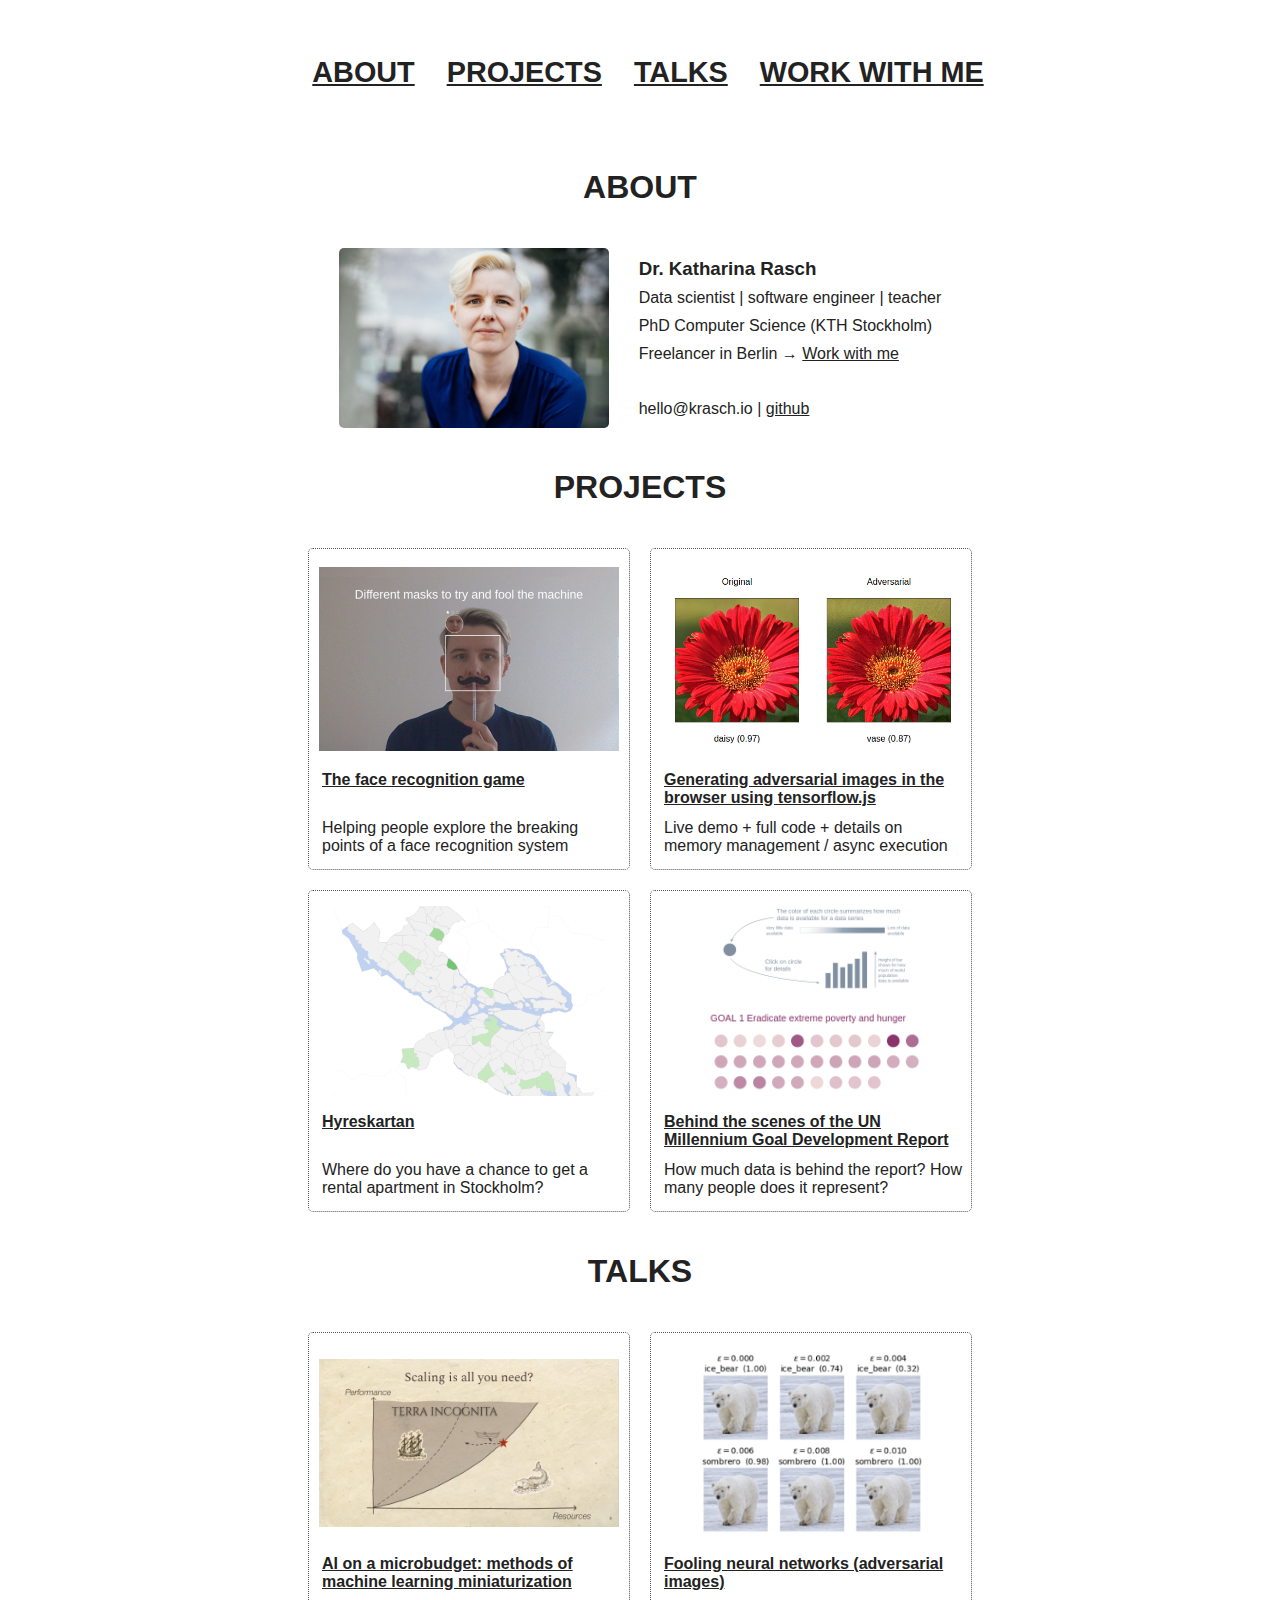
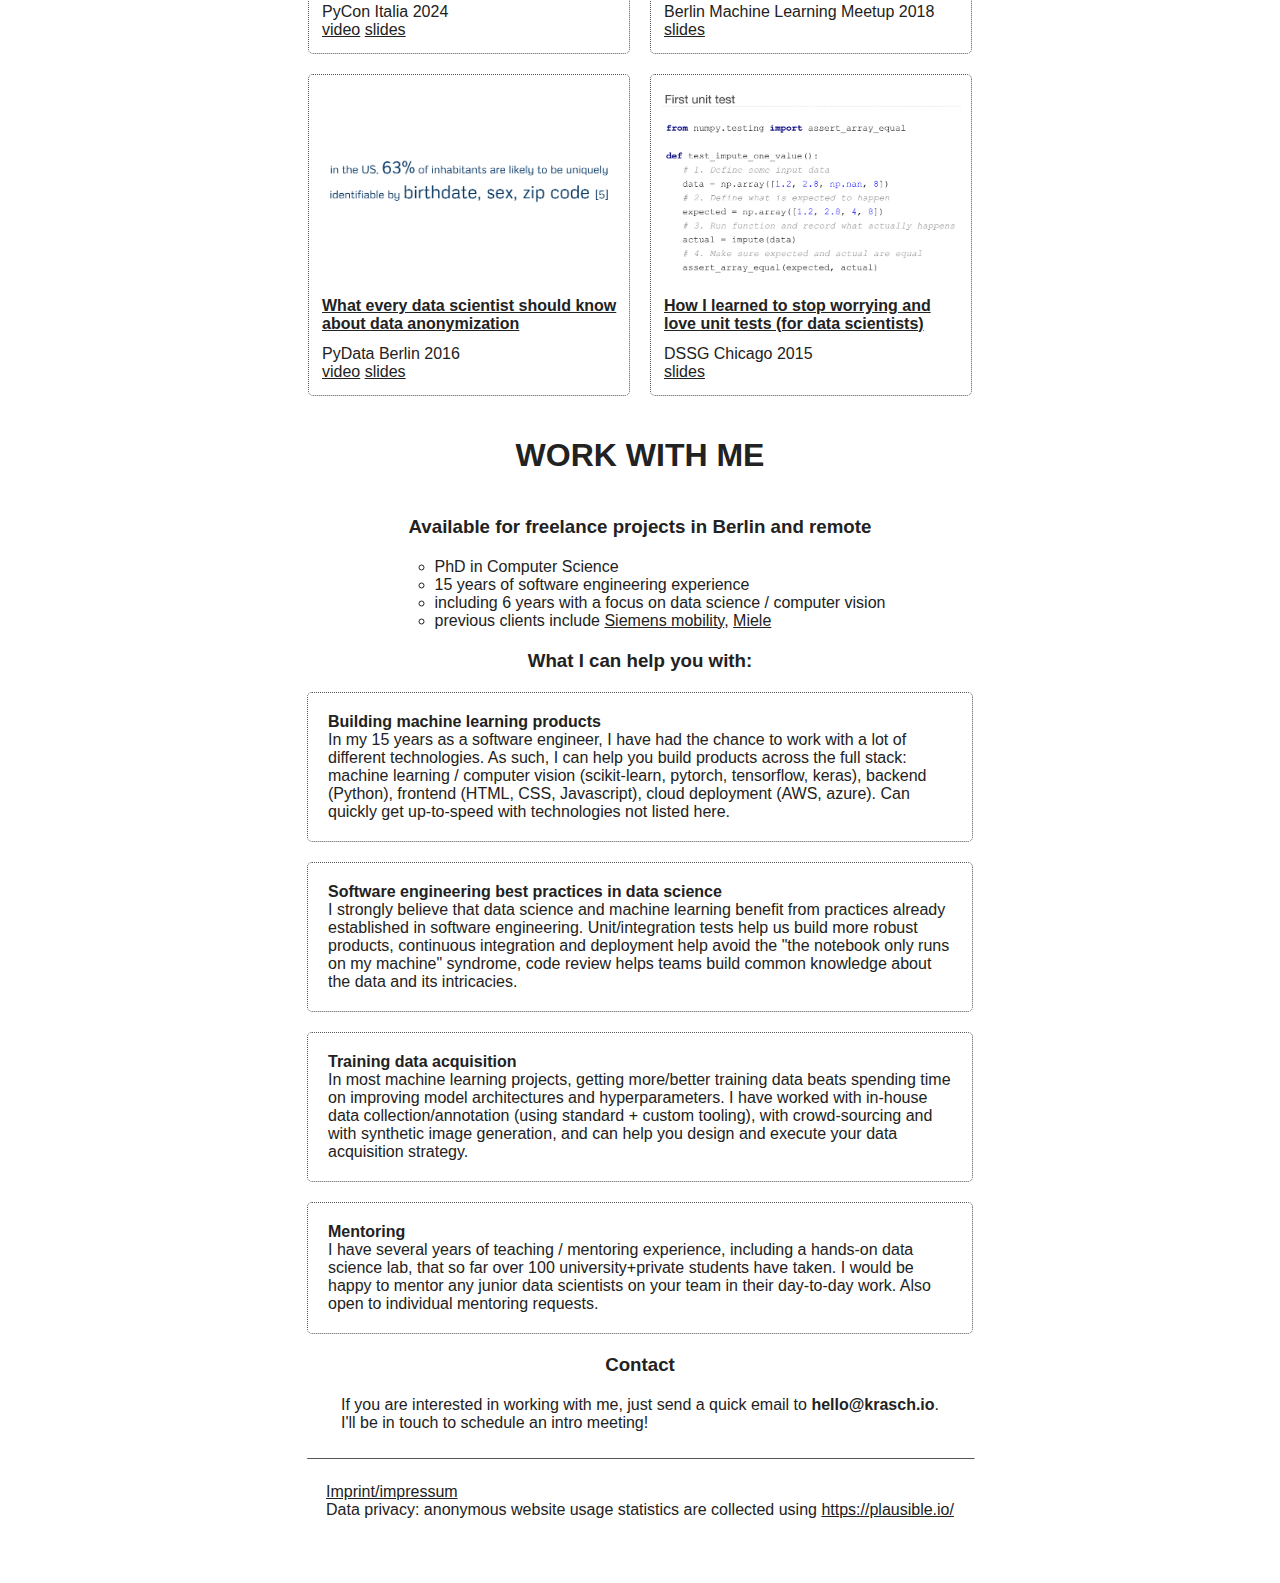
<file: index.html>
<!DOCTYPE html>
<html lang="en">
<head>
    <meta charset="utf-8"/>
    <meta name="viewport" content="width=device-width, initial-scale=1.0"/>

    <meta name="description"
          content="Data scientist | software engineer | teacher | Freelancer in Berlin -> Work with me"/>

    <meta name="twitter:card" content="summary_large_image"/>
    <meta name="twitter:site" content="@krasch_io"/>
    <meta name="twitter:creator" content="@krasch_io"/>
    <meta property="og:url" content="https://krasch.io/"/>
    <meta property="og:title" content="Dr. Katharina Rasch"/>
    <meta property="og:description"
          content="Data scientist | software engineer | teacher | Freelancer in Berlin -> Work with me"/>
    <meta property="og:image" content="https://krasch.io/screenshot.png"/>
    <meta property="twitter:image:alt" content="Screenshot of my personal website"/>


    <link rel="stylesheet" type="text/css" href="header.css">
    <link rel="stylesheet" type="text/css" href="layout.css">
    <link rel="stylesheet" type="text/css" href="style.css">
    <script async defer data-domain="krasch.io" src="https://plausible.io/js/plausible.js"></script>
    <title>Katharina Rasch - personal homepage</title>
</head>
<body>

<div id="header">
    <a href="#about"><h2>ABOUT</h2></a>
    <a href="#projects"><h2>PROJECTS</h2></a>
    <a href="#talks"><h2>TALKS</h2></a>
    <a href="#workwithme"><h2>WORK WITH ME</h2></a>
</div>

<div id="main">

    <div class="section">
        <span class="anchor" id="about"></span>
        <h1> ABOUT </h1>
        <div id="about-container">
            <img id="portrait" src="images/portrait-2528.jpg" alt="picture of myself"/>
            <div id="about-container-right">
                <h3>Dr. Katharina Rasch</h3>
                <div>Data scientist | software engineer | teacher</div>
                <div>PhD Computer Science (KTH Stockholm)</div>
                <div>Freelancer in Berlin &rarr; <a href="#workwithme">Work with me</a></div>
                <br/>
                <div>hello@krasch.io | <a href="https://github.com/krasch/" target="_blank" rel="noopener noreferrer">github</a>
                </div>
            </div>
        </div>
    </div>

    <div class="section">
        <span class="anchor" id="projects"></span>
        <h1> PROJECTS </h1>

        <div class="cell-container">
            <div class="cell">
                <a href="https://krasch.io/projects/face_recognition_game/" class="screenshot" target="_blank">
                    <img src="images/projects/face-recognition-game.png" alt="screenshot of face recognition game/"/>
                </a>
                <div class="title">
                    <a href="https://krasch.io/projects/face_recognition_game/" target="_blank">The face recognition game</a>
                    <br/> &nbsp;
                </div>
                <a href="https://krasch.io/projects/face_recognition_game/" class="subtitle" target="_blank">
                    Helping people explore the breaking points of a face recognition system
                </a>
            </div>

            <div class="cell">
                <a href="https://krasch.io/adversarial-tensorflowjs" class="screenshot" target="_blank">
                    <img src="images/projects/adversarial-tensorflowjs.png"
                         alt="screenshot of article on adversarial image generation"/>
                </a>

                <a href="https://krasch.io/adversarial-tensorflowjs" class="title" target="_blank">
                    Generating adversarial images in the browser using tensorflow.js
                </a>

                <a href="https://krasch.io/adversarial-tensorflowjs" class="subtitle" target="_blank">
                    Live demo + full code + details on memory management / async execution
                </a>
            </div>

            <div class="cell">
                <a href="https://krasch.io/hyreskartan" class="screenshot" target="_blank">
                    <img src="images/projects/hyreskartan.png"
                         alt="screenshot of article on hyreskartan data visualisation"/>
                </a>
                <div class="title">
                    <a href="https://krasch.io/hyreskartan" target="_blank">Hyreskartan</a>
                    <br/> &nbsp;
                </div>
                <a href="https://krasch.io/hyreskartan" target="_blank" class="subtitle">
                    Where do you have a chance to get a rental apartment in Stockholm?
                </a>
            </div>

            <div class="cell">
                <a href="http://un.krasch.io" class="screenshot" target="_blank">
                    <img src="images/projects/un.png" alt="screenshot of article on data visualisation for UN"/>
                </a>
                <a href="http://un.krasch.io" class="title" target="_blank">
                    Behind the scenes of the UN Millennium Goal Development Report
                </a>
                <a href="http://un.krasch.io" class="subtitle" target="_blank">
                    How much data is behind the report? How many people does it represent?
                </a>
            </div>
        </div>

    </div> <!-- projects -->

    <div class="section">
        <span class="anchor" id="talks"></span>
        <h1> TALKS </h1>

        <div class="cell-container">
            <div class="cell">
                <a href="https://raw.githubusercontent.com/krasch/presentations/master/2024_PyconItalia_AI-on-a-Microbudget.pdf"
                   target="_blank" rel="noopener noreferrer"
                   class="screenshot">
                    <img src="images/talks/scaling.png" alt="screenshot of talk on AI on a Microbudget"/>
                </a> 
                <a href="https://raw.githubusercontent.com/krasch/presentations/master/2024_PyconItalia_AI-on-a-Microbudget.pdf"
                   target="_blank" rel="noopener noreferrer"
                   class="title">
                    AI on a microbudget: methods of machine learning miniaturization
                </a>
                <div class="subtitle">PyCon Italia 2024 <br/>
                    <a href="https://www.youtube.com/watch?v=x_ul_U3Wz7U" target="_blank" rel="noopener noreferrer">video</a>
                    <a href="https://raw.githubusercontent.com/krasch/presentations/master/2024_PyconItalia_AI-on-a-Microbudget.pdf"
                       target="_blank" rel="noopener noreferrer">slides</a>
                </div>
            </div>

            <div class="cell">
                <a href="https://github.com/krasch/presentations/blob/master/adversarial.pdf" target="_blank"
                   rel="noopener noreferrer" class="screenshot">
                    <img src="images/talks/adversarial.png" alt="screenshot of talk on adversarial images"/>
                </a>
                <a href="https://github.com/krasch/presentations/blob/master/adversarial.pdf" class="title"
                   target="_blank" rel="noopener noreferrer">
                    Fooling neural networks (adversarial images)
                </a>
                <div class="subtitle">Berlin Machine Learning Meetup 2018<br/>
                    <a href="https://github.com/krasch/presentations/blob/master/adversarial.pdf" target="_blank"
                       rel="noopener noreferrer">slides</a>
                </div>
            </div>

            <div class="cell">
                <a href="https://github.com/krasch/presentations/blob/master/pydata_Berlin_2016.pdf" class="screenshot"
                   target="_blank" rel="noopener noreferrer">
                    <img src="images/talks/anonymization.png" alt="screenshot of talk on data anonymization"/>
                </a>
                <a href="https://github.com/krasch/presentations/blob/master/pydata_Berlin_2016.pdf" class="title"
                   target="_blank" rel="noopener noreferrer">
                    What every data scientist should know about data anonymization
                </a>
                <div class="subtitle">PyData Berlin 2016 <br/>
                    <a href="https://www.youtube.com/watch?v=O3hxp117EHs" target="_blank" rel="noopener noreferrer">video</a>
                    <a href="https://github.com/krasch/presentations/blob/master/pydata_Berlin_2016.pdf" target="_blank"
                       rel="noopener noreferrer">slides</a>
                </div>
            </div>

            <div class="cell">
                <a href="https://github.com/krasch/presentations/blob/master/unit_testing_data_science.pdf"
                   class="screenshot" target="_blank" rel="noopener noreferrer">
                    <img src="images/talks/testing.png" alt="screenshot of talk on unit testing"/>
                </a>
                <a href="https://github.com/krasch/presentations/blob/master/unit_testing_data_science.pdf"
                   target="_blank" rel="noopener noreferrer"
                   class="title">
                    How I learned to stop worrying and love unit tests (for data scientists)
                </a>
                <div class="subtitle">DSSG Chicago 2015 <br/>
                    <a href="https://github.com/krasch/presentations/blob/master/unit_testing_data_science.pdf"
                       target="_blank" rel="noopener noreferrer">slides</a>
                </div>
            </div>

        </div>
    </div> <!-- talks-->

    <div class="section">
        <span class="anchor" id="workwithme"></span>
        <h1> WORK WITH ME </h1>

        <h3>Available for freelance projects in Berlin and remote</h3>

        <ul>
            <li>PhD in Computer Science</li>
            <li>15 years of software engineering experience</li>
            <li>including 6 years with a focus on data science / computer vision</li>
            <li>previous clients include <a href="https://www.mobility.siemens.com" target="_blank"
                                            rel="noopener noreferrer">Siemens mobility</a>, <a
                    href="https://www.miele.de/" target="_blank" rel="noopener noreferrer">Miele</a></li>
        </ul>

        <h3>What I can help you with:</h3>

        <div class="service">
            <strong>Building machine learning products</strong>
            <div class="explanation">In my 15 years as a software engineer, I have
                had the chance to work with a lot of different technologies. As such, I can help you build products
                across
                the full stack: machine learning / computer vision (scikit-learn, pytorch, tensorflow, keras),
                backend (Python), frontend (HTML, CSS, Javascript), cloud deployment (AWS, azure).
                Can quickly get up-to-speed with technologies not listed here.
            </div>
        </div>

        <div class="service">
            <strong class="title">Software engineering best practices in data science</strong>
            <div class="explanation">
                I strongly believe that data science and machine learning benefit from
                practices already established in software engineering. Unit/integration tests help us build
                more robust products, continuous integration and deployment help avoid the "the notebook only runs
                on my machine" syndrome, code review helps teams build common knowledge about the data and
                its intricacies.
            </div>
        </div>

        <div class="service">
            <strong class="title">Training data acquisition</strong>
            <div class="explanation">In most machine learning projects, getting more/better training data beats
                spending time on improving model architectures and hyperparameters.
                I have worked with in-house data collection/annotation (using standard + custom tooling), with
                crowd-sourcing
                and with synthetic image generation, and can help you design and execute your data acquisition
                strategy.
            </div>
        </div>

        <div class="service">
            <strong class="title">Mentoring</strong>
            <div class="explanation">
                I have several years of teaching / mentoring experience, including a hands-on data science lab,
                that so far over 100 university+private students have taken. I would be happy to mentor
                any junior data scientists on your team in their day-to-day work. Also open to individual mentoring
                requests.
            </div>
        </div>

        <h3>Contact</h3>
        <div class="contact">If you are interested in working with me, just send a quick email to <strong>hello@krasch.io</strong>.<br/>
            I'll be in touch to schedule an intro meeting!<br/></div>


    </div> <!-- workwithme -->

    <br/>
    <hr/>
    <div class="section">
        <p>
            <a href="impressum.html">Imprint/impressum</a><br/>
            Data privacy: anonymous website usage statistics are collected using <a href="https://plausible.io/"
                                                                                    target="_blank"
                                                                                    rel="noopener noreferrer">https://plausible.io/</a>
        </p>
    </div>
</div>  <!-- main -->

</body>
</html>
</file>
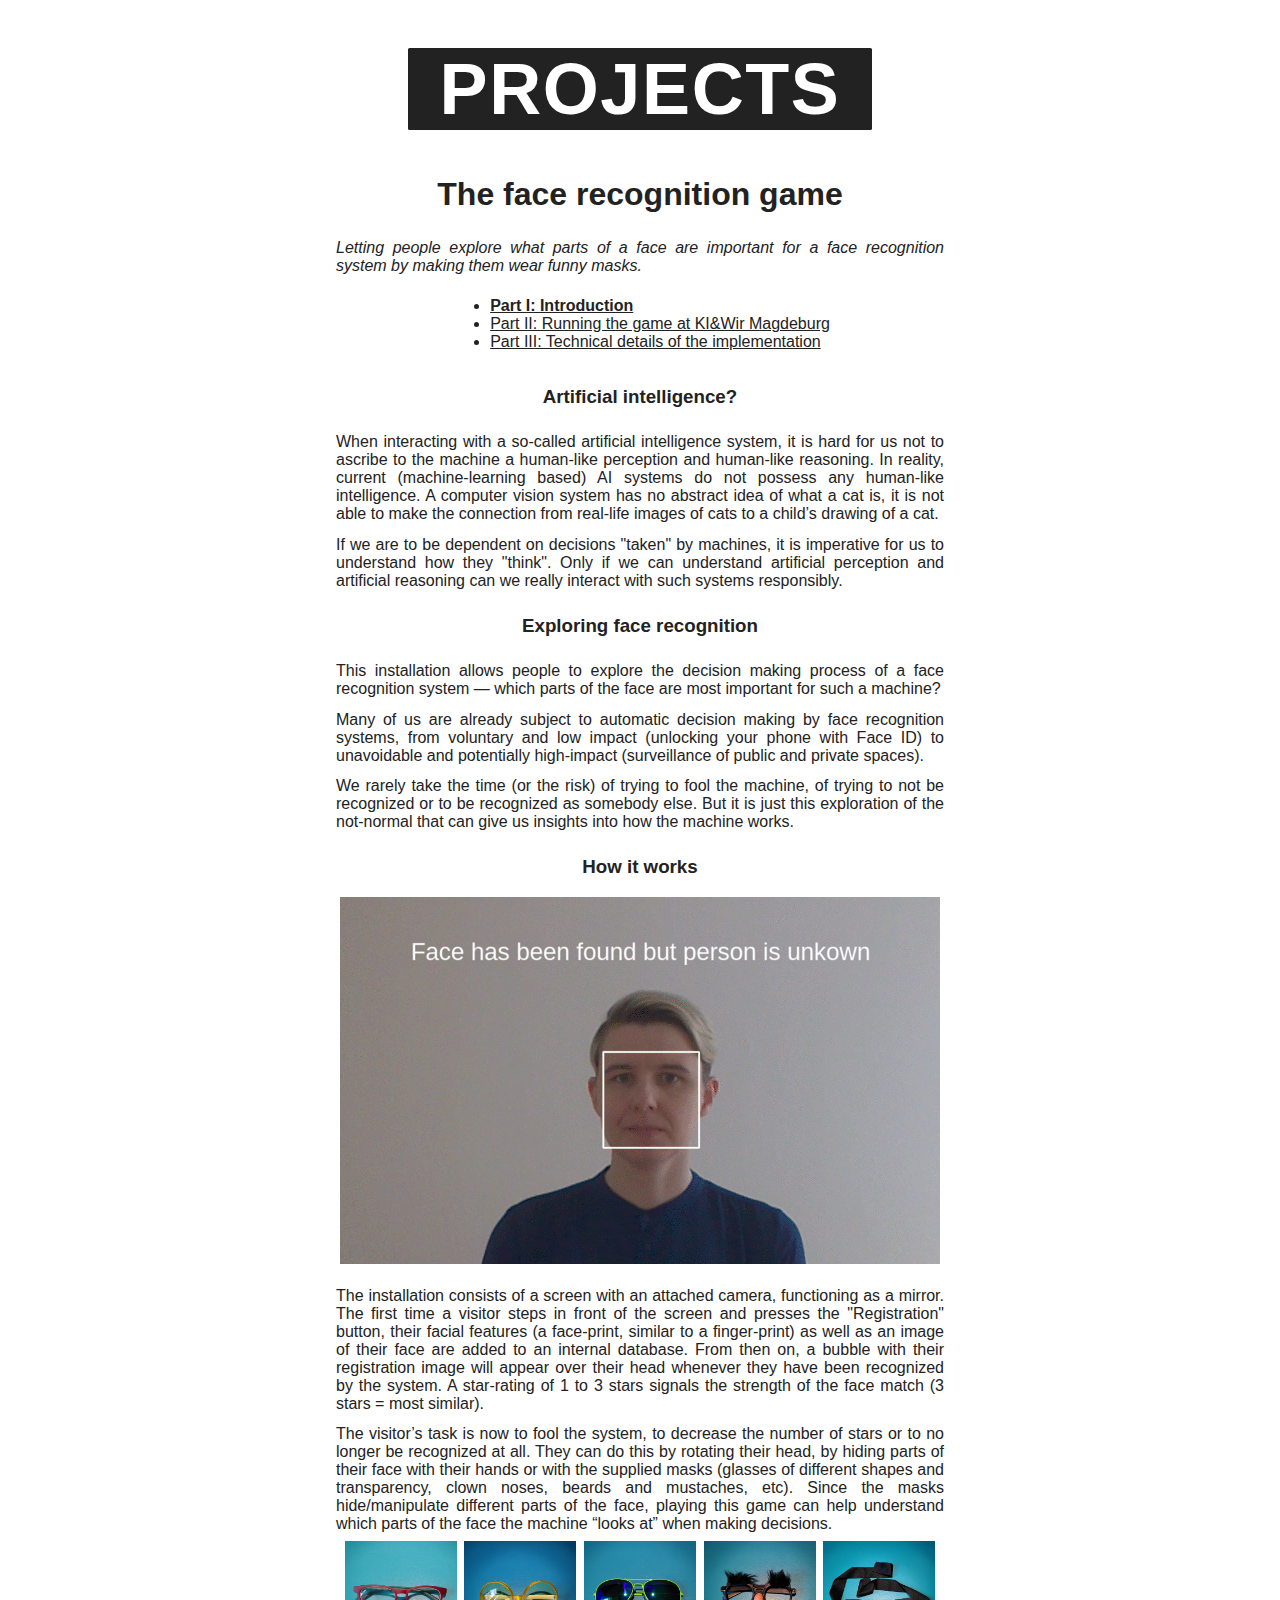
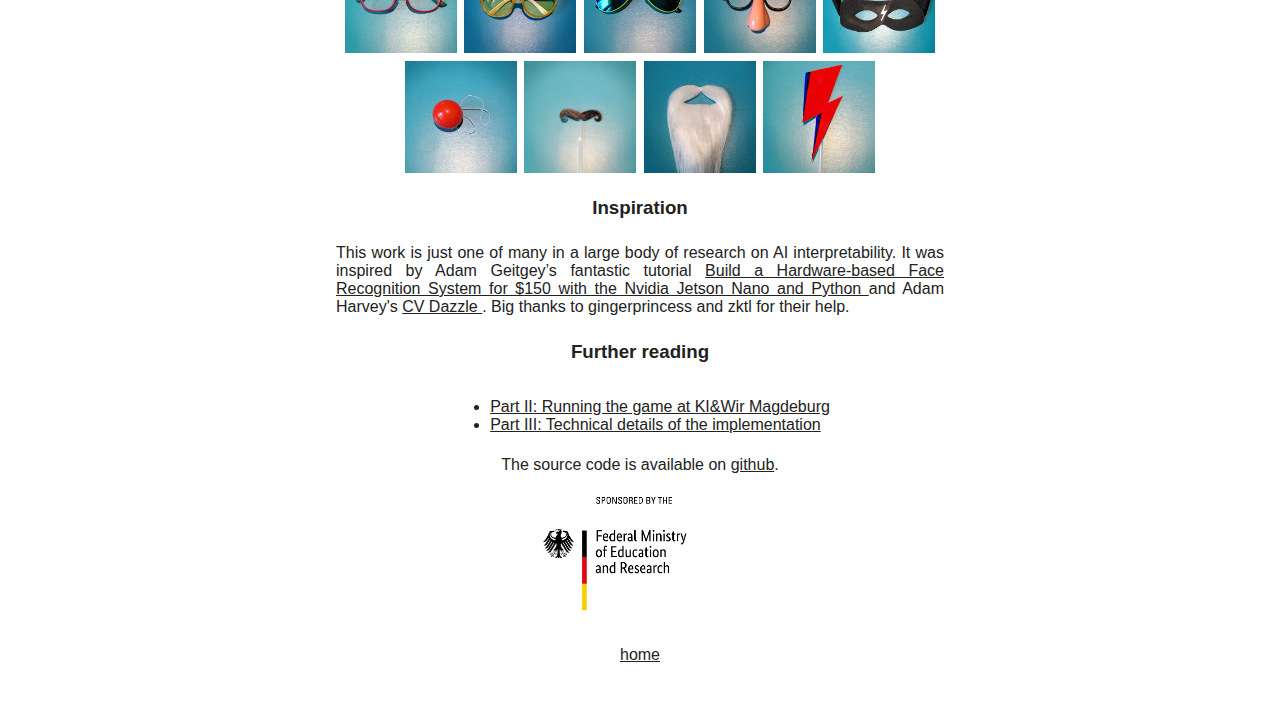
<file: projects/face_recognition_game/index.html>
<!DOCTYPE html>
<html lang="en">
  <head>
    <meta charset="utf-8" />
    <meta name="viewport" content="width=device-width, initial-scale=1.0" />
    <link rel="stylesheet" type="text/css" href="layout.css">
    <link rel="stylesheet" type="text/css" href="style.css">
    <title>The face recognition game </title>
  </head>
  <body>
    <div class="container">
        <h1> PROJECTS </h1>
        <h2> The face recognition game </h2>
        <p> <i> Letting people explore what parts of a face are important for a face recognition system by making them wear funny masks. </i> </p>

        <ul>
          <li> <a href="/projects/face_recognition_game"> <b> Part I: Introduction</b>  </a> </li>
          <li> <a href="/projects/face_recognition_game/magdeburg.html"> Part II: Running the game at KI&Wir Magdeburg </a> </li>
          <li> <a href="/projects/face_recognition_game/details.html"> Part III: Technical details of the implementation </a> </li>
        </ul>

        <h3> Artificial intelligence? </h3>
        <p> When interacting with a so-called artificial intelligence system, it is hard for us not to ascribe to the machine a human-like perception and 
            human-like reasoning. In reality, current (machine-learning based) AI systems do not possess any human-like intelligence. A computer vision 
            system has no abstract idea of what a cat is, it is not able to make the connection from real-life images of cats to a child’s drawing of a cat. </p> 
        
       <p> If we are to be dependent on decisions "taken" by machines, it is imperative for us to understand how they "think". Only if we can understand 
           artificial perception and artificial reasoning can we really interact with such systems responsibly. </p>
       
       <h3> Exploring face recognition </h3> 
       <p> This installation allows people to explore the decision making process of a face recognition system &mdash; which parts of the face are most important for such a machine? </p>
      
       <p> Many of us are already subject to automatic decision making by face recognition systems, from voluntary and low impact (unlocking your phone with Face ID) 
           to unavoidable and potentially high-impact (surveillance of public and private spaces). </p>

       <p> We rarely take the time (or the risk) of trying to fool the machine, of trying to not be recognized or to be recognized as somebody else. But it is just this
           exploration of the not-normal that can give us insights into how the machine works.
       
       <h3> How it works </h3> 

       <img src="/projects/face_recognition_game/demo.gif" alt="GIF of person using the game" style="margin-bottom:1rem"/> 

       <p> The installation consists of a screen with an attached camera, functioning as a mirror. The first time a visitor steps in front of the screen and presses the 
           "Registration" button, their facial features (a face-print, similar to a finger-print) as well as an image of their face are added to an internal database.  
            From then on, a bubble with their registration image will appear over their head whenever they have been recognized by the system. A star-rating of 1 to 3 stars 
            signals the strength of the face match (3 stars = most similar). </h3> 

       <p> The visitor’s task is now to fool the system, to decrease the number of stars or to no longer be recognized at all. They can do this by rotating their head,
           by hiding parts of their face with their hands or with the supplied masks (glasses of different shapes and transparency, clown noses, beards and mustaches, etc). 
           Since the masks hide/manipulate different parts of the face, playing this game can help understand which parts of the face the machine “looks at” when making decisions. </p>

       <div class="imagerow">
         <img src="/projects/face_recognition_game/masks/lesebrille.jpg" alt="Normal glasses"/>
         <img src="/projects/face_recognition_game/masks/yellow.jpg" alt="Yellow tinted glasses"/>
         <img src="/projects/face_recognition_game/masks/mirror.jpg" alt="Mirror glasses"/>
         <img src="/projects/face_recognition_game/masks/karl.jpg" alt="Funny glasses with mustache">
         <img src="/projects/face_recognition_game/masks/zorro.jpg" alt="Zorro mask"/>
         <img src="/projects/face_recognition_game/masks/nose.jpg" alt="Clown nose"/>
         <img src="/projects/face_recognition_game/masks/mustache.jpg" alt="Mustache"/>
         <img src="/projects/face_recognition_game/masks/beard.jpg" alt="Long white beard"/>
         <img src="/projects/face_recognition_game/masks/bowie.jpg" alt="Bowie flash"/>
       </div>

       <h3> Inspiration </h3>

       <p> This work is just one of many in a large body of research on AI interpretability. It was inspired by Adam Geitgey’s fantastic tutorial
            <a href="https://medium.com/@ageitgey/build-a-hardware-based-face-recognition-system-for-150-with-the-nvidia-jetson-nano-and-python-a25cb8c891fd"> Build a Hardware-based 
            Face Recognition System for $150 with the Nvidia Jetson Nano and Python </a> and Adam Harvey's <a href="https://ahprojects.com/cvdazzle/"> CV Dazzle </a>. 
            Big thanks to gingerprincess and zktl for their help. </p>

       <h3> Further reading </h3> 
      
        <ul>
          <li> <a href="/projects/face_recognition_game/magdeburg.html"> Part II: Running the game at KI&Wir Magdeburg </a> </li>
          <li> <a href="/projects/face_recognition_game/details.html"> Part III: Technical details of the implementation </a> </li>
        </ul>

        <p> The source code is available on <a href="https://github.com/krasch/face-recognition-game">github</a>. </p>

       <img src="/projects/face_recognition_game/BMBF_gefoerdert_2017_en.png" alt="Logo of BMBF" class="imgbmbf"/>

       <a href="/"> home </a>

   </div>
  </body>
</html>
</file>
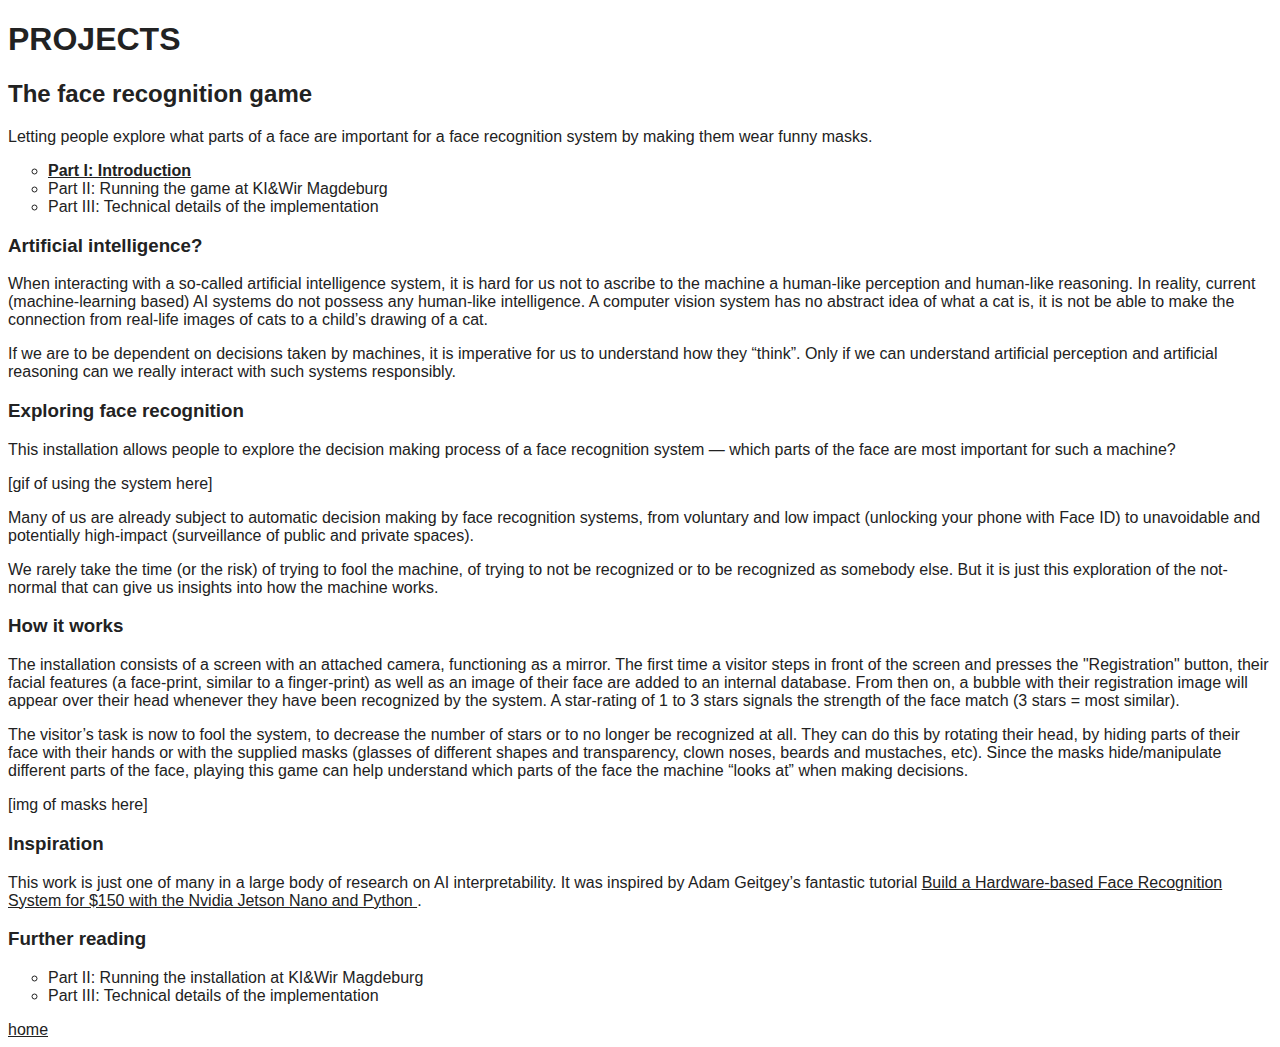
<file: projects/face_recognition_game/introduction/index.html>
<!DOCTYPE html>
<html lang="en">
  <head>
    <meta charset="utf-8" />
    <meta name="viewport" content="width=device-width, initial-scale=1.0" />
    <link rel="stylesheet" type="text/css" href="/style.css">
    <title>The face recognition game </title>
  </head>
  <body>
    <div class="container">
        <h1> PROJECTS </h1>
        <h2> The face recognition game </h2>
        <p> Letting people explore what parts of a face are important for a face recognition system by making them wear funny masks.  </p>

        <ul>
          <li> <a href="/projects/face_recognition_game/introduction"> <b> Part I: Introduction</b>  </a> </li>
          <li> Part II: Running the game at KI&Wir Magdeburg </li>
          <li> Part III: Technical details of the implementation  </li>
        </ul>

        <h3> Artificial intelligence? </h3>
        <p> When interacting with a so-called artificial intelligence system, it is hard for us not to ascribe to the machine a human-like perception and 
            human-like reasoning. In reality, current (machine-learning based) AI systems do not possess any human-like intelligence. A computer vision 
            system has no abstract idea of what a cat is, it is not be able to make the connection from real-life images of cats to a child’s drawing of a cat. </p> 
        
       <p> If we are to be dependent on decisions taken by machines, it is imperative for us to understand how they “think”. Only if we can understand 
           artificial perception and artificial reasoning can we really interact with such systems responsibly. </p>
       
       <h3> Exploring face recognition </h3> 
       <p> This installation allows people to explore the decision making process of a face recognition system &mdash; which parts of the face are most important for such a machine? </p>

       <p> [gif of using the system here] </p> 
      
       <p> Many of us are already subject to automatic decision making by face recognition systems, from voluntary and low impact (unlocking your phone with Face ID) 
           to unavoidable and potentially high-impact (surveillance of public and private spaces). </p>

       <p> We rarely take the time (or the risk) of trying to fool the machine, of trying to not be recognized or to be recognized as somebody else. But it is just this
           exploration of the not-normal that can give us insights into how the machine works.
       
       <h3> How it works </h3> 
       <p> The installation consists of a screen with an attached camera, functioning as a mirror. The first time a visitor steps in front of the screen and presses the 
           "Registration" button, their facial features (a face-print, similar to a finger-print) as well as an image of their face are added to an internal database.  
            From then on, a bubble with their registration image will appear over their head whenever they have been recognized by the system. A star-rating of 1 to 3 stars 
            signals the strength of the face match (3 stars = most similar). </h3> 

       <p> The visitor’s task is now to fool the system, to decrease the number of stars or to no longer be recognized at all. They can do this by rotating their head,
           by hiding parts of their face with their hands or with the supplied masks (glasses of different shapes and transparency, clown noses, beards and mustaches, etc). 
           Since the masks hide/manipulate different parts of the face, playing this game can help understand which parts of the face the machine “looks at” when making decisions. </p>

       <p> [img of masks here] </p>

       <h3> Inspiration </h3>

       <p> This work is just one of many in a large body of research on AI interpretability. It was inspired by Adam Geitgey’s fantastic tutorial
            <a href=”https://medium.com/@ageitgey/build-a-hardware-based-face-recognition-system-for-150-with-the-nvidia-jetson-nano-and-python-a25cb8c891fd”> Build a Hardware-based 
            Face Recognition System for $150 with the Nvidia Jetson Nano and Python </a>. </p>

       <h3> Further reading </h3> 
      
        <ul>
          <li> Part II: Running the installation at KI&Wir Magdeburg </li>
          <li> Part III: Technical details of the implementation  </li>
        </ul>

       <a href="/"> home </a>

   </div>
  </body>
</html>
</file>
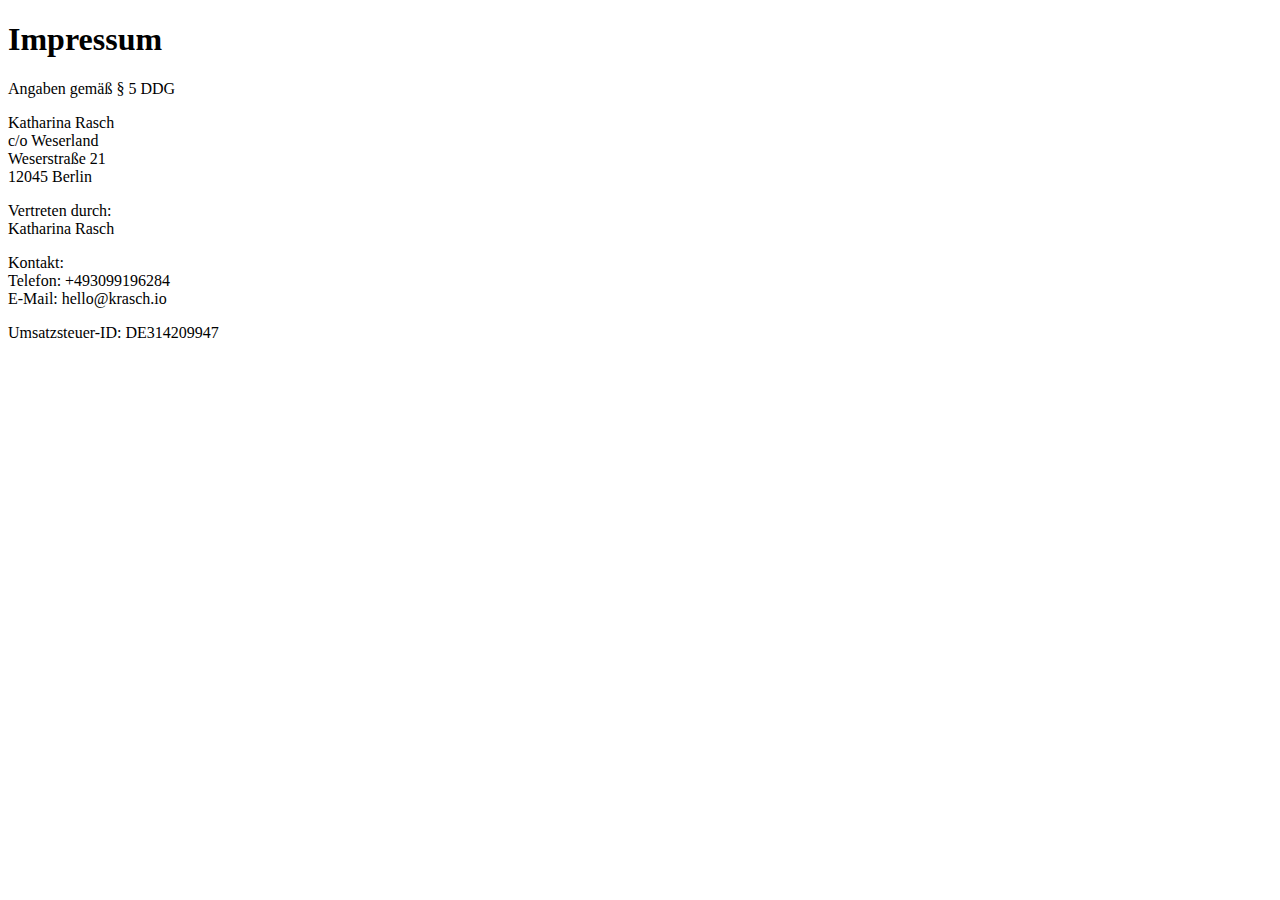
<file: impressum.html>
<!DOCTYPE html>
<html lang="de">

<head>
  <meta name="description" content="impressum for krasch.io" />
  <meta charset="utf-8">
  <title>Impressum</title>
</head>

<body>
<h1>Impressum</h1>

<p>Angaben gemäß § 5 DDG</p>

<p>Katharina Rasch <br/>
c/o Weserland <br/>
Weserstraße 21 <br/>
12045 Berlin</p>

<p>Vertreten durch: <br/>
Katharina Rasch</p>

<p>Kontakt: <br/>
Telefon: +493099196284  <br/>
E-Mail: hello@krasch.io</p>

<p>Umsatzsteuer-ID: DE314209947</p>


<script>
</script>

</body>
</html>
</file>
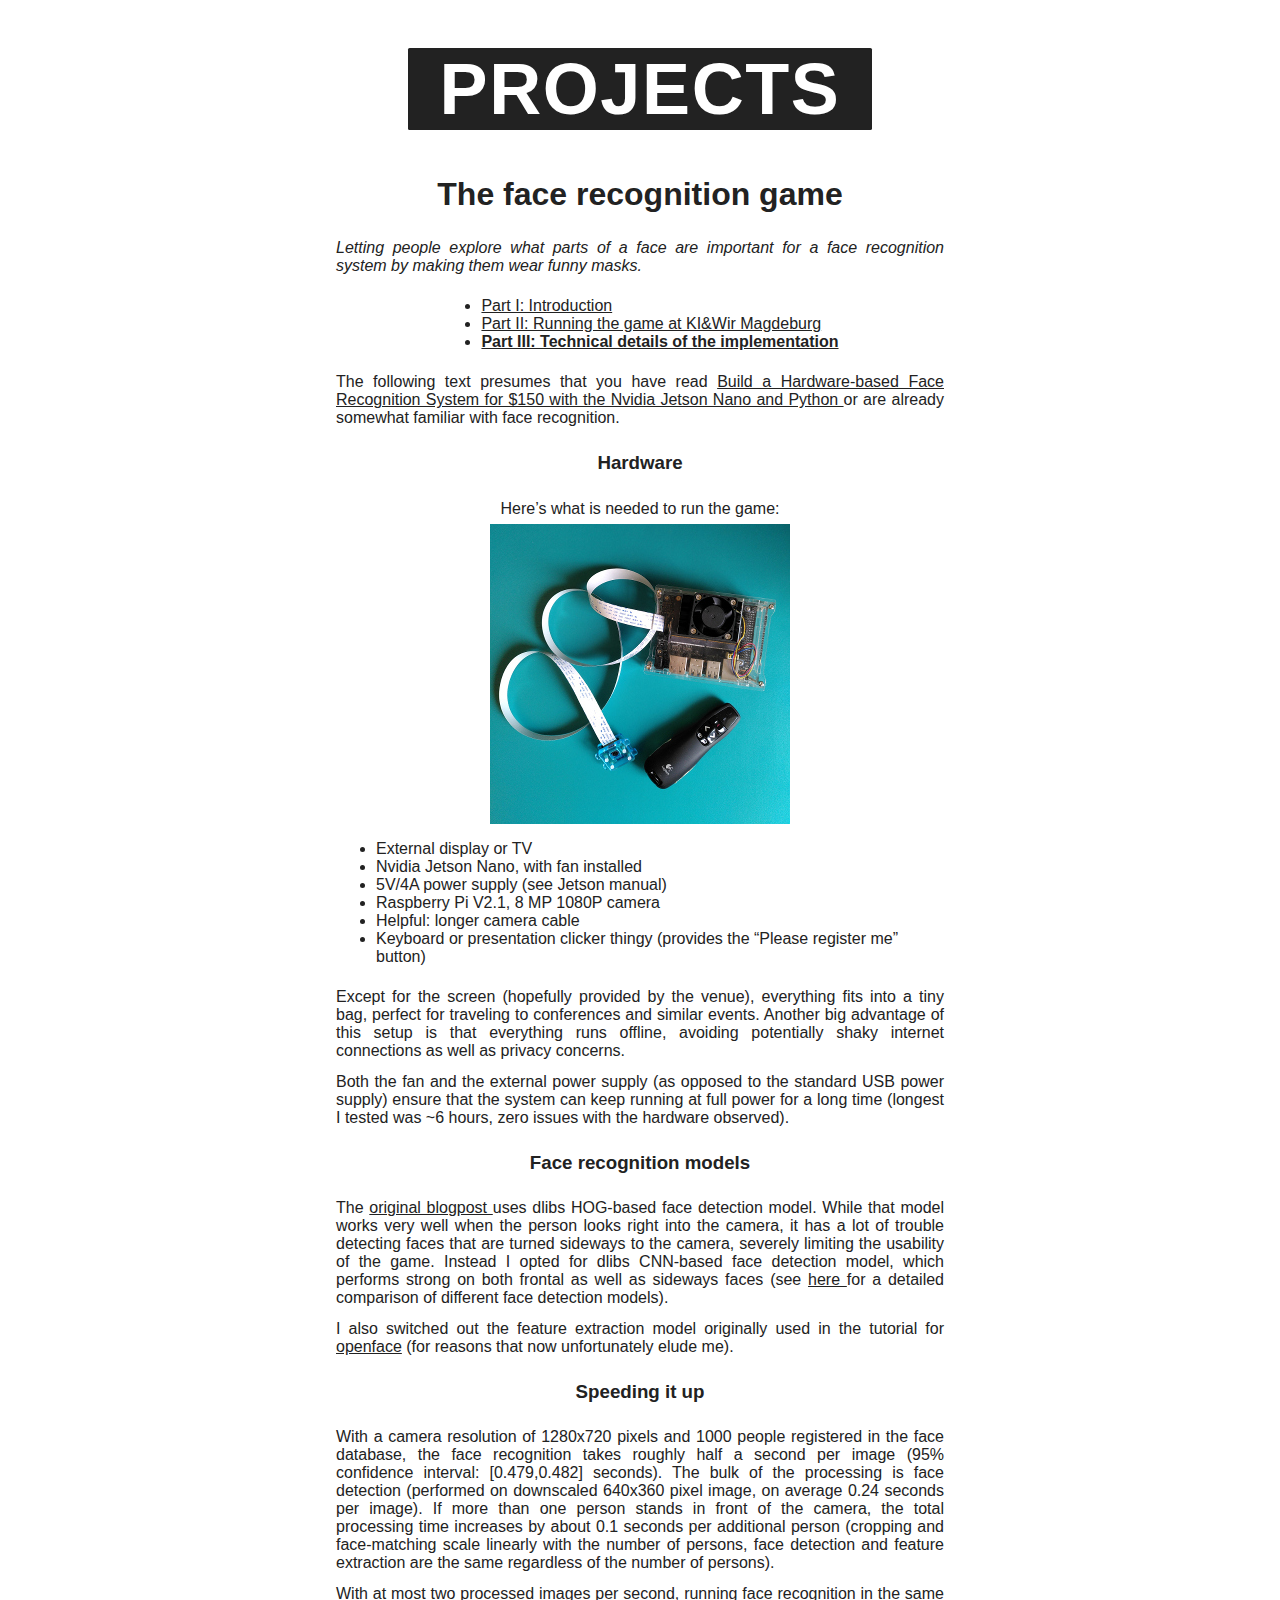
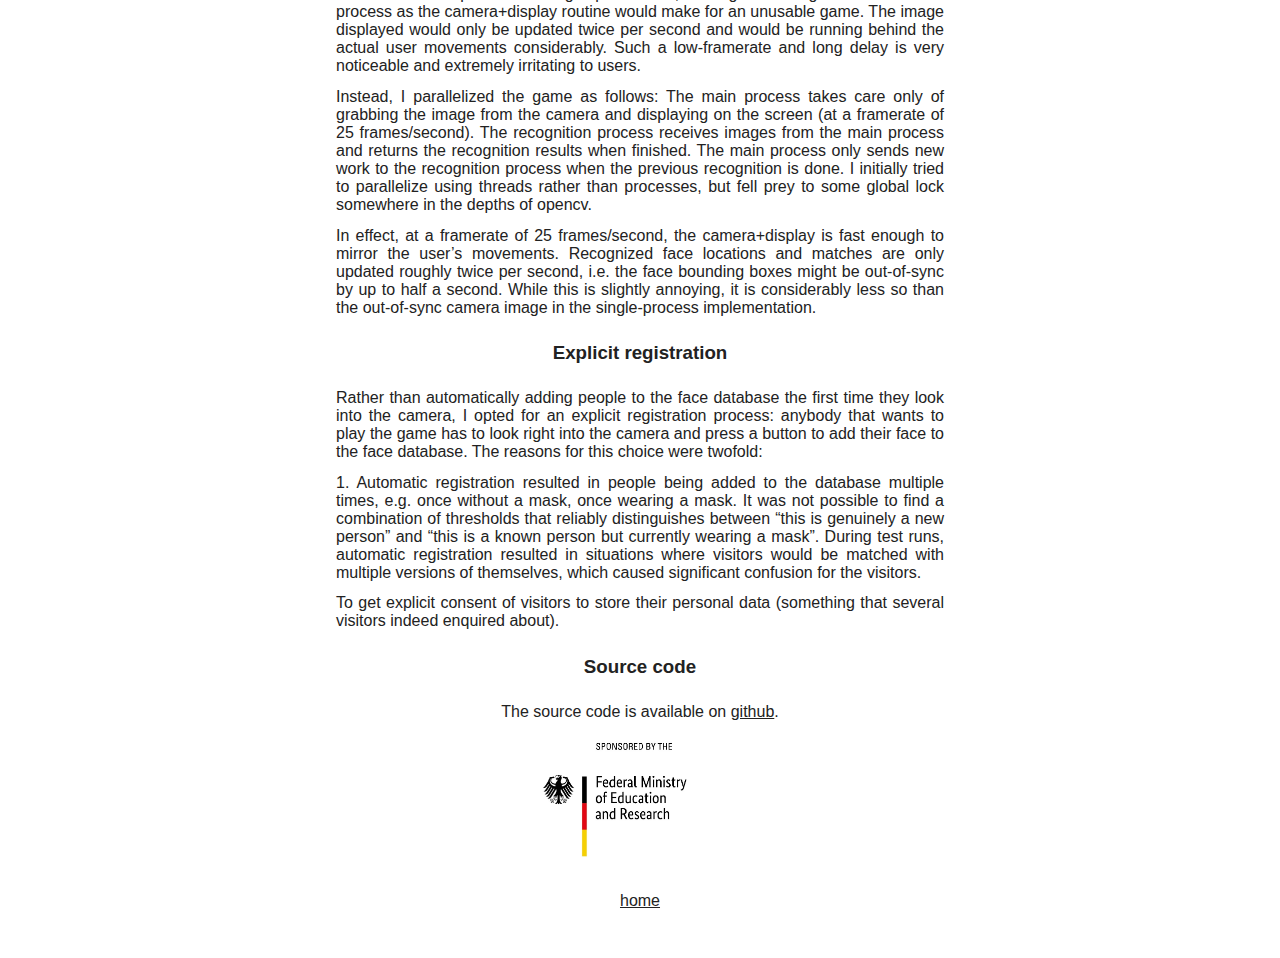
<file: projects/face_recognition_game/details.html>
<!DOCTYPE html>
<html lang="en">
  <head>
    <meta charset="utf-8" />
    <meta name="viewport" content="width=device-width, initial-scale=1.0" />
    <link rel="stylesheet" type="text/css" href="style.css">
    <link rel="stylesheet" type="text/css" href="layout.css">
    <title>The face recognition game </title>
  </head>
  <body>
    <div class="container">
        <h1> PROJECTS </h1>
        <h2> The face recognition game </h2>
        <p> <i> Letting people explore what parts of a face are important for a face recognition system by making them wear funny masks. </i> </p>

        <ul>
          <li> <a href="/projects/face_recognition_game"> Part I: Introduction </a> </li>
          <li> <a href="/projects/face_recognition_game/magdeburg.html"> Part II: Running the game at KI&Wir Magdeburg </a> </li>
          <li> <a href="/projects/face_recognition_game/details.html"> <b> Part III: Technical details of the implementation </b> </a> </li>
        </ul>

        <p> The following text presumes that you have read <a href="https://medium.com/@ageitgey/build-a-hardware-based-face-recognition-system-for-150-with-the-nvidia-jetson-nano-and-python-a25cb8c891fd"> Build a Hardware-based Face Recognition System for $150 with the Nvidia Jetson Nano and Python </a> or are already somewhat familiar with face recognition.

        <h3> Hardware </h3> 


        <p> Here’s what is needed to run the game: </p> 

        <img src="/projects/face_recognition_game/hardware.jpg" alt="Image of Jetson nano, power supply, camera and presentation clicker."/>

        <ul> 
          <li> External display or TV </li> 
          <li> Nvidia Jetson Nano, with fan installed </li> 
          <li> 5V/4A power supply (see Jetson manual) </li> 
          <li> Raspberry Pi V2.1, 8 MP 1080P camera </li> 
          <li> Helpful: longer camera cable </li>
          <li> Keyboard or presentation clicker thingy (provides the “Please register me” button) </li>
        </ul>
  
        <p> Except for the screen (hopefully provided by the venue), everything fits into a tiny bag, perfect for traveling to conferences and 
            similar events. Another big advantage of this setup is that everything runs offline, avoiding potentially shaky internet 
            connections as well as privacy concerns.</p> 

        <p> Both the fan and the external power supply (as opposed to the standard USB power supply) ensure that the system can keep running at
            full power for a long time (longest I tested was ~6 hours, zero issues with the hardware observed). </p> 

        <h3> Face recognition models </h3>

        <p> The <a href="https://medium.com/@ageitgey/build-a-hardware-based-face-recognition-system-for-150-with-the-nvidia-jetson-nano-and-python-a25cb8c891fd"> original 
            blogpost </a> uses dlibs HOG-based face detection model. While that model works very well when the person looks right into the camera, it has a lot of 
            trouble detecting faces that are turned sideways to the camera, severely limiting the usability of the game. Instead I opted for dlibs CNN-based face 
            detection model, which performs strong on both frontal as well as sideways faces (see <a href="https://www.learnopencv.com/face-detection-opencv-dlib-and-deep-learning-c-python/"> here </a> 
            for a detailed comparison of different face detection models). </p> 

        <p> I also switched out the feature extraction model originally used in the tutorial for <a href="https://cmusatyalab.github.io/openface/"> openface</a> 
            (for reasons that now unfortunately elude me). </p> 

        <h3> Speeding it up </h3> 
        <p> With a camera resolution of 1280x720 pixels and 1000 people registered in the face database, the face recognition takes roughly half a second per image 
            (95% confidence interval: [0.479,0.482] seconds). The bulk of the processing is face detection (performed on downscaled 640x360 pixel image, on average
            0.24 seconds per image). If more than one person stands in front of the camera, the total processing time increases by about 0.1 seconds per additional 
            person (cropping and face-matching scale linearly with the number of persons, face detection and feature extraction are the same regardless of the number of persons). </p> 

        <p> With at most two processed images per second, running face recognition in the same process as the camera+display routine would make for an unusable game. 
            The image displayed would only be updated twice per second and would be running behind the actual user movements considerably. Such a low-framerate and long
            delay is very noticeable and extremely irritating to users. </p> 

        <p> Instead, I parallelized the game as follows: The main process takes care only of grabbing the image from the camera and displaying on the screen
            (at a framerate of 25 frames/second). The recognition process receives images from the main process and returns the recognition results when finished. 
            The main process only sends new work to the recognition process when the previous recognition is done. I initially tried to parallelize using threads 
            rather than processes, but fell prey to some global lock somewhere in the depths of opencv. </p> 

        <p> In effect, at a framerate of 25 frames/second, the camera+display is fast enough to mirror the user’s movements. Recognized face locations and matches 
            are only updated roughly twice per second, i.e. the face bounding boxes might be out-of-sync by up to half a second. While this is slightly annoying, 
            it is considerably less so than the out-of-sync camera image in the single-process implementation.</p>

        <h3> Explicit registration </h3> 

        <p> Rather than automatically adding people to the face database the first time they look into the camera, I opted for an explicit registration process: 
            anybody that wants to play the game has to look right into the camera and press a button to add their face to the face database. The reasons for 
            this choice were twofold: </p> 
 
        <p> 1. Automatic registration resulted in people being added to the database multiple times, e.g. once without a mask, once wearing a mask. It was not 
            possible to find a combination of thresholds that reliably distinguishes between “this is genuinely a new person” and “this is a known person but
            currently wearing a mask”. During test runs, automatic registration resulted in situations where visitors would be matched with multiple versions of
            themselves, which caused significant confusion for the visitors.</p> 

        <p> To get explicit consent of visitors to store their personal data (something that several visitors indeed enquired about).</p> 

        <h3> Source code </h3> 

        <p> The source code is available on <a href="https://github.com/krasch/face-recognition-game">github</a>. </p> 

        <img src="/projects/face_recognition_game/BMBF_gefoerdert_2017_en.png" alt="Logo of BMBF" class="imgbmbf"/>

       <a href="/"> home </a>

   </div>
  </body>
</html>
</file>
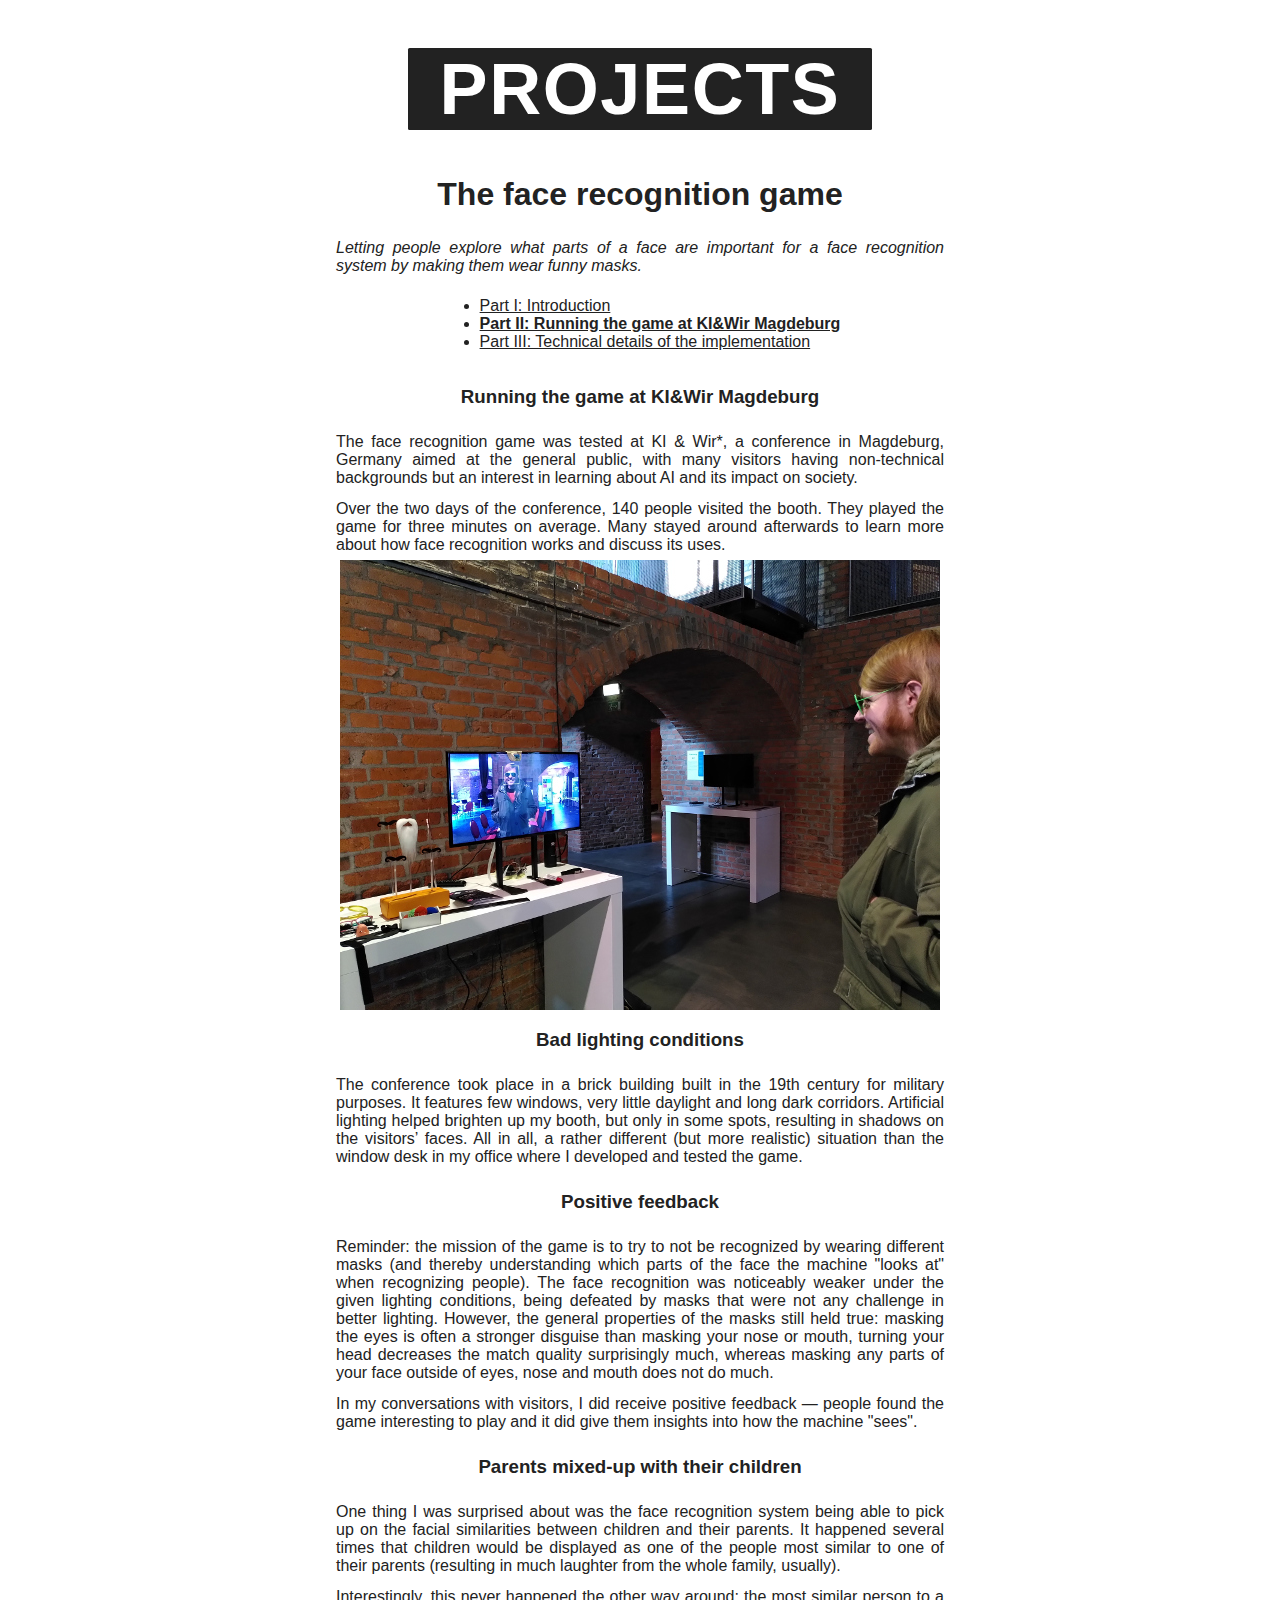
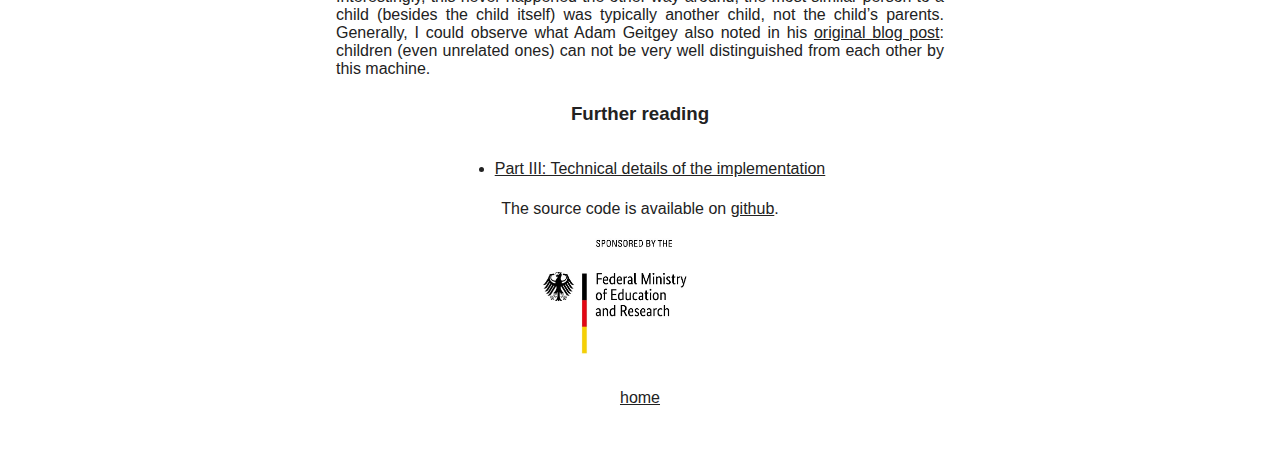
<file: projects/face_recognition_game/magdeburg.html>
<!DOCTYPE html>
<html lang="en">
  <head>
    <meta charset="utf-8" />
    <meta name="viewport" content="width=device-width, initial-scale=1.0" />
    <link rel="stylesheet" type="text/css" href="style.css">
    <link rel="stylesheet" type="text/css" href="layout.css">
    <title>The face recognition game </title>
  </head>
  <body>
    <div class="container">
        <h1> PROJECTS </h1>
        <h2> The face recognition game </h2>
        <p> <i> Letting people explore what parts of a face are important for a face recognition system by making them wear funny masks. </i> </p>

        <ul>
          <li> <a href="/projects/face_recognition_game"> Part I: Introduction </a> </li>
          <li> <a href="/projects/face_recognition_game/magdeburg.html"> <b> Part II: Running the game at KI&Wir Magdeburg </b>  </a> </li>
          <li> <a href="/projects/face_recognition_game/details.html"> Part III: Technical details of the implementation </a> </li>
        </ul>

        <h3> Running the game at KI&Wir Magdeburg </h3>
        <p> The face recognition game was tested at KI & Wir*, a conference in Magdeburg, Germany aimed at the general public, with many visitors having non-technical
             backgrounds but an interest in learning about AI and its impact on society. </p>

        <p> Over the two days of the conference, 140 people visited the booth. They played the game for three minutes on average. Many stayed around afterwards to 
            learn more about how face recognition works and discuss its uses. </p> 


                     <img src="/projects/face_recognition_game/magdeburg.jpg" alt="Visitor playing the face recognition game">

        <h3> Bad lighting conditions </h3> 

        <p> The conference took place in a brick building built in the 19th century for military purposes. It features few windows, very little daylight and long dark 
            corridors. Artificial lighting helped brighten up my booth, but only in some spots, resulting in shadows on the visitors’ faces. All in all, a rather different
            (but more realistic) situation than the window desk in my office where I developed and tested the game. </p> 

        <h3> Positive feedback </h3>

        <p> Reminder: the mission of the game is to try to not be recognized by wearing different masks (and thereby understanding which parts of the face the machine 
            "looks at" when recognizing people). The face recognition was noticeably weaker under the given lighting conditions, being defeated by masks that were not 
            any challenge in better lighting. However, the general properties of the masks still held true: masking the eyes is often a stronger disguise than masking 
            your nose or mouth, turning your head decreases the match quality surprisingly much, whereas masking any parts of your face outside of eyes, nose and mouth does not do much. </p> 

        <p> In my conversations with visitors, I did receive positive feedback &mdash; people found the game interesting to play and it did give them insights into how the machine "sees". </p> 
        
        <h3> Parents mixed-up with their children </h3>

        <p> One thing I was surprised about was the face recognition system being able to pick up on the facial similarities between children and their parents. 
            It happened several times that children would be displayed as one of the people most similar to one of their parents (resulting in much laughter from
            the whole family, usually). </p> 

        <p> Interestingly, this never happened the other way around; the most similar person to a child (besides the child itself) 
            was typically another child, not the child’s parents. Generally, I could observe what Adam Geitgey also noted in his 
            <a href="https://medium.com/@ageitgey/build-a-hardware-based-face-recognition-system-for-150-with-the-nvidia-jetson-nano-and-python-a25cb8c891fd">original blog post</a>: children 
            (even unrelated ones) can not be very well distinguished from each other by this machine. </p> 

        <h3> Further reading </h3> 
      
        <ul>
          <li> <a href="/projects/face_recognition_game/details.html"> Part III: Technical details of the implementation </a> </li>
        </ul>

        <p> The source code is available on <a href="https://github.com/krasch/face-recognition-game">github</a>. </p>

        <img src="/projects/face_recognition_game/BMBF_gefoerdert_2017_en.png" alt="Logo of BMBF" class="imgbmbf"/>

       <a href="/"> home </a>

   </div>
  </body>
</html>
</file>
<file: header.css>
#header {

    /* header is always on top */
    position: fixed;
    top: 0;
    width: 100%;
    background: white;
    z-index: 100;

    /* items in header are next to each other (if they fit) */
    display: grid;
    grid-template-rows: auto;
    grid-template-columns: auto auto auto auto;
    column-gap: 2rem;

    /* items in header should be centered horizontally and vertically */
    justify-content: center;
    overflow: hidden;

    /* defines the height of the header */
    padding-top: 2rem;
    padding-bottom: 2rem;
    font-size: 1.2rem;

    /* wrapping text breaks the image below */
    white-space: nowrap;
}


/* fake element so internal link goes to right part of page */
.anchor {
    display: block;
    height: 7.5rem; /*same height as header (looked it up)*/
    margin-top: -7.5rem; /*same height as header (looked it up)*/
    visibility: hidden;
}

/* normal view at least two cells fit */
/*mobile view: only one cell fits, everything should be centered */
@media screen and (max-width: 666px) {
    /* text should be centered in mobile view */
    #about-container {
        text-align: center;
    }

    /* header text should be smaller so it fits next to each other */
    #header h2 {
        font-size: 1rem;
    }

    #header {
        column-gap: 0.5rem;
    }

    /* because header text is smaller, also header size is smaller -> different anchor */
    .anchor {
        height: 6.5rem; /*same height as header (looked it up)*/
        margin-top: -6.5rem; /*same height as header (looked it up)*/
    }
}

/* normal view at least two cells fit */
/*mobile view: only one cell fits, everything should be centered */
@media screen and (max-width: 500px) {
    /* two rows of header items */
    #header {
        grid-template-rows: auto auto;
        grid-template-columns: auto auto;
        justify-content: center;
    }

    /* because header text is smaller, also header size is smaller -> different anchor */
    .anchor {
        height: 6.8rem; /*same height as header (looked it up)*/
        margin-top: -6.8rem; /*same height as header (looked it up)*/
    }
}
</file>
<file: layout.css>
#main {
    /* center the page */
    margin: 8rem auto 3rem auto;

    /* two cells fit exactly next to each other */
    max-width: 666px;
}

/* overwriting defaults because using flex-gap instead */
h3, ul {
    margin: 0;
}

/* page is separated into several sections with some gap between content in each section */
.section {
    /* workaround for flexbox until safari supports gap in flexbox...*/
    display: grid;
    grid-template-columns: auto;
    grid-auto-rows: auto;
    gap: 20px;

    justify-items: center;
}

#about-container {
    /*height: 180px;*/

    display: flex;
    flex-direction: row;
    justify-items: center;

    /* if there is not enough space: no longer side by side, but below each other, centered */
    flex-wrap: wrap;
    justify-content: center;
}

#about-container > img
{
    margin-right: 30px;
}


#about-container  img {
    height: 180px;
}

#about-container-right {
    display: flex;
    flex-direction: column;
    justify-content: space-between;
    margin-top: 10px;
    margin-bottom: 10px;
}


.cell-container {

    display: grid;
    grid-template-columns: auto auto;
    grid-auto-rows: auto;
    gap: 20px;
}

/* if there is not enough space: no longer side by side, but below each other, centered */
@media screen and (max-width: 666px) {
    .cell-container {
        grid-template-columns: auto;
        justify-content: center;
    }
}

.cell{
    width: 300px;
    min-height: 300px;
    padding: 10px;

    display: inline-grid;
    grid-template-columns: auto;
    grid-auto-rows: auto;
    gap: 0.5rem;
}

.empty-cell { /* used as placeholder for alignment */
    width: 300px;
    height: 0;
    padding: 20px;
}

.cell .screenshot {  /* cell - preview screenshot */
    height: 200px;
    display: flex;
    align-items: center; /* important to overwrite stretch, otherwise image loses aspect ratio */
    align-content: center;
    justify-content: center;
}

.cell > .screenshot > img {
    max-width: 100%;
    max-height: 95%;
}

.cell .title, .cell .subtitle {  /* cell text */
    padding-left: 3px;
    width: 100%; /* needed so text alignment works */
    text-align: left;
}


.service {
    padding: 20px;   /* same as .cell */
}
</file>
<file: style.css>
body {
    font-family: helvetica, arial, sans-serif;
    color: #222;
}

a {
    color: #222;
}

ul {
    list-style-type: circle;
}

img#portrait {
    border-radius: 5px;
}


.cell, .service {
    border: #555 dotted 1px;
    border-radius: 5px;
}

.cell .screenshot {
    border: #efefef solid 0;
    border-radius: 5px;
}

.cell .title {
    font-weight: bold;
}

.cell .subtitle {
    /*font-style: italic;*/
}

/*don't underline links in subtitle*/
.cell .subtitle {
    text-decoration: none;
}


hr {
    width: 100%;
    border-top: 1px solid #555;
    border-bottom: none;
}
</file>
<file: projects/face_recognition_game/layout.css>
/* ***************************************** CONTAINERS *****************************************/

body {
  display: flex;
  flex-direction: column;
  align-items: center;
  margin:0px auto;

  font-family: helvetica, arial, sans-serif;
  color: #222;

  max-width: 40rem;
  margin-bottom: 3rem;
}

.container {
  display: flex;
  flex-direction: column;
  align-items: center;
  text-align: center;

  margin-left: 1rem;
  margin-right: 1rem;
}

/* ***************************************** HEADINGS *****************************************/

/* default */
h1 {font-size: 2.5rem; 
    background-color: #222;
    color: #fff;
    border-radius: .1rem;
    padding-left: 0.5rem; 
    padding-right: 0.5rem;
}

h2 {
    font-size: 1.5rem;
    margin-bottom: 0.5rem;
    text-align: center;
}

/* large screen */
@media (min-width: 30rem) {
    h1 {
        font-size: 4.5rem;
        font-weight: 600;
        padding-left: 2rem;
        padding-right: 2rem;
        letter-spacing: .1rem;
        margin-bottom: 1.2rem;
    }

    h2 {
       font-size: 2rem;
       margin-bottom: 1.2rem;
       text-align: center;
   }
}

/* ***************************************** IMAGES *****************************************/

/* small images showing the different masks */
.imagerow > img {
  width: 7rem;
  max-width: 20vw; /* for smaller devices */
  margin-bottom: 0.1rem;
  margin-top: 0.1rem;
  margin-left: 0.1rem;
  margin-right: 0.1rem;
}

/* BMBF logo */
.imgbmbf {
  width: 15rem;
}


/* ***************************************** OTHER *****************************************/


p {
    margin-top: 0.4rem;
    margin-bottom: 0.4rem;
    text-align: justify;
}


ul {
   text-align: left;
}
</file>
<file: projects/face_recognition_game/style.css>
a {
    color: #222;
}
</file>
